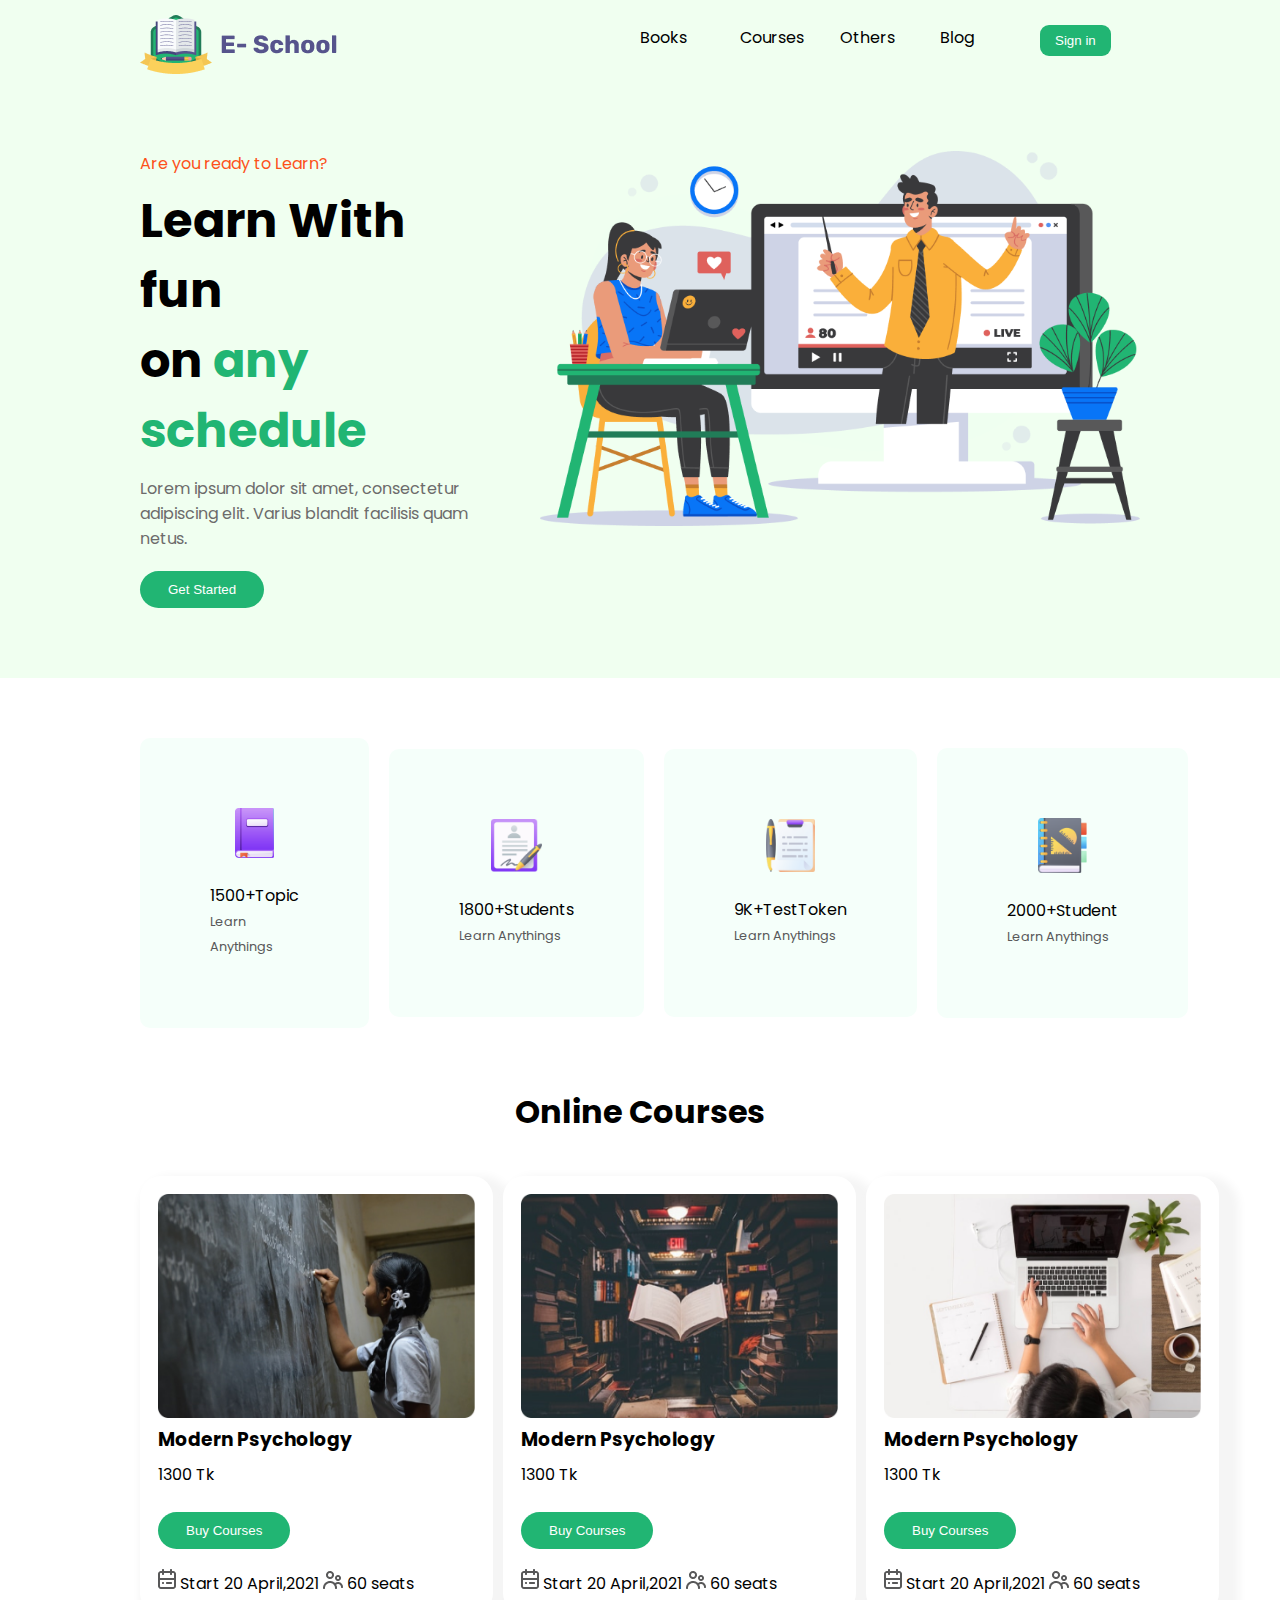
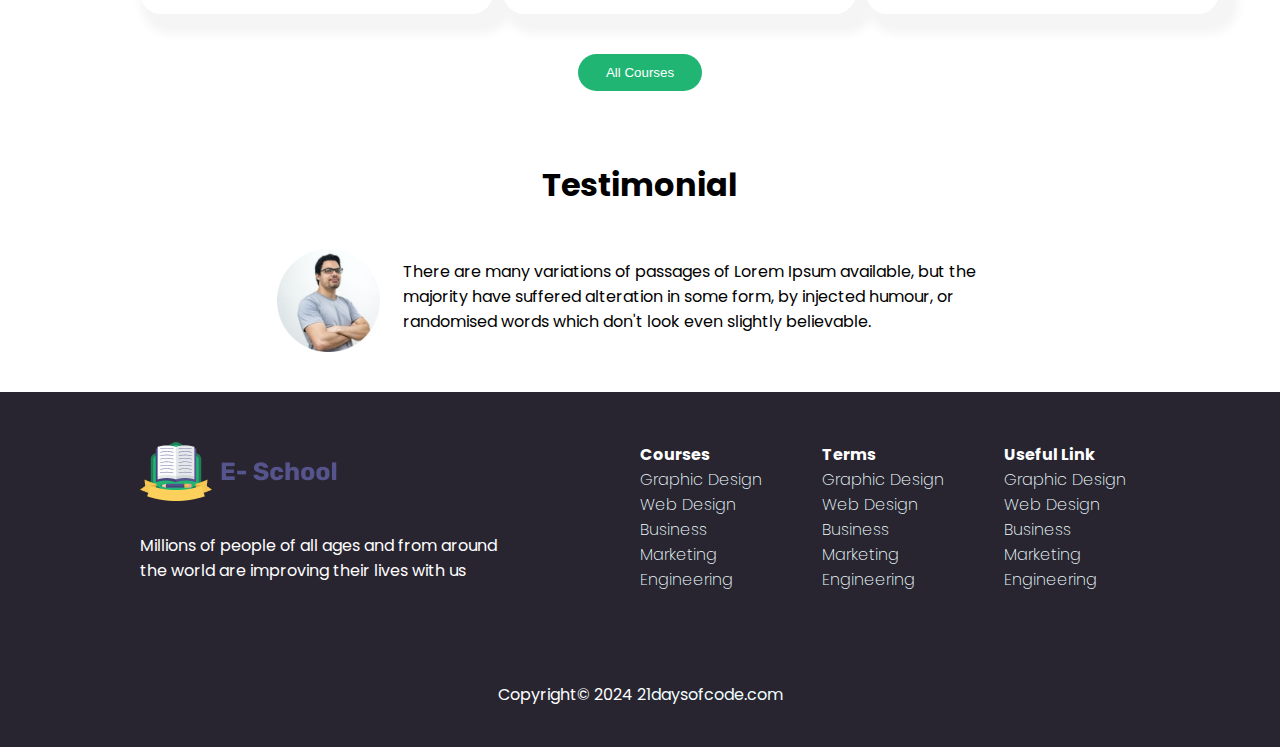
<file: index.html>
<!DOCTYPE html>
<html lang="en">
  <head>
    <meta charset="UTF-8" />
    <meta name="viewport" content="width=device-width, initial-scale=1.0" />

    <link
      href="https://fonts.googleapis.com/css2?family=Poppins:ital,wght@0,100;0,200;0,300;0,400;0,500;0,600;0,700;0,800;0,900;1,100;1,200;1,300;1,400;1,500;1,600;1,700;1,800;1,900&display=swap"
      rel="stylesheet"
    />
    <link rel="stylesheet" href="style.css" />
    <link rel="icon" href="./images/l-icon.png" type="image/x-icon" />

    <title>Home Page</title>
  </head>
  <body>
    <header>
      <div class="container-header">
        <div>
          <img class="logo" src="./images/logo.png" alt="logo" />
        </div>
        <div class="nav-options">
          <ul class="nav-flex">
            <li>Books</li>
            <li>Courses</li>
            <li>Others</li>
            <li>Blog</li>
            <li><button class="nav-btn">Sign in</button></li>
          </ul>
        </div>
      </div>
    </header>
    <!-- Banner Section -->
    <section class="banner">
      <div class="banner-text">
        <span class="banner-span-text">Are you ready to Learn?</span>
        <h1 class="text-h">
          Learn With fun <br />
          on <span class="h-text-color"> any schedule </span>
        </h1>
        <p class="text-left">
          Lorem ipsum dolor sit amet, consectetur adipiscing elit. Varius
          blandit facilisis quam netus.
        </p>
        <button class="btn">Get Started</button>
      </div>
      <div class="banner-right">
        <img class="banner-img" src="./images/Frame.png" alt="Banner-img" />
      </div>
    </section>
    <!-- About  -->
    <section class="about-section">
      <div class="topic">
        <div class="topic-center">
          <img class="topic-img" src="./images/image 1.png" alt="" />
          <br />
          <p class="topic-text">
            1500+Topic <br />
            <span class="topic-font"> Learn Anythings </span>
          </p>
        </div>
      </div>

      <div class="topic">
        <div class="topic-center">
          <img class="topic-img" src="./images/image 4.png" alt="" />
          <br />
          <p class="topic-text">
            1800+Students<br />
            <span class="topic-font"> Learn Anythings </span>
          </p>
        </div>
      </div>

      <div class="topic">
        <div class="topic-center">
          <img class="topic-img" src="./images/image 2.png" alt="" />
          <br />
          <p class="topic-text">
            9K+TestToken <br />

            <span class="topic-font"> Learn Anythings </span>
          </p>
        </div>
      </div>

      <div class="topic">
        <div class="topic-center">
          <img class="topic-img" src="./images/image 3.png" alt="" />
          <br />
          <p class="topic-text">
            2000+Student <br />
            <span class="topic-font"> Learn Anythings </span>
          </p>
        </div>
      </div>
    </section>
    <!-- All Courses Section -->
    <section class="all-courses">
      <h1 class="course-h">Online Courses</h1>

      <div class="course-container">
        <div class="course-item-container">
          <div class="course-item">
            <img
              class="item-img"
              src="./images/Rectangle 6.png"
              alt="item-img"
            />
            <h3>Modern Psychology</h3>
            <p class="topic-padding">1300 Tk</p>
            <br />
            <button class="btn">Buy Courses</button>
            <div class="item-info">
              <img src="./images/Group.png" alt="" />
              <span>Start 20 April,2021</span>
              <img src="./images/icon.png" alt="" />
              <span> 60 seats</span>
            </div>
          </div>

          <div class="course-item">
            <img
              class="item-img"
              src="./images/Rectangle 13.png"
              alt="item-img"
            />
            <h3>Modern Psychology</h3>
            <p class="topic-padding">1300 Tk</p>

            <br />
            <button class="btn">Buy Courses</button>
            <div class="item-info">
              <img src="./images/Group.png" alt="" />
              <span>Start 20 April,2021</span>
              <img src="./images/icon.png" alt="" />
              <span> 60 seats</span>
            </div>
          </div>

          <div class="course-item">
            <img
              class="item-img"
              src="./images/Rectangle 15.png"
              alt="item-img"
            />
            <h3>Modern Psychology</h3>
            <p class="topic-padding">1300 Tk</p>

            <br />
            <button class="btn">Buy Courses</button>
            <div class="item-info">
              <img src="./images/Group.png" alt="" />
              <span>Start 20 April,2021</span>
              <img src="./images/icon.png" alt="" />
              <span> 60 seats</span>
            </div>
          </div>
        </div>
      </div>

      <div class="courses-link">
        <a href="./course/index.html"
          ><button class="btn">All Courses</button></a
        >
      </div>
    </section>

    <!-- Testimonial section -->

    <section class="Testimonial-section">
      <h1 class="course-h">Testimonial</h1>
      <div class="container-tes">
        <img class="img-tes" src="./images/Ellipse 5.png" alt="" />
        <p class="text-test">
          There are many variations of passages of Lorem Ipsum available, but
          the majority have suffered alteration in some form, by injected
          humour, or randomised words which don't look even slightly believable.
        </p>
      </div>
    </section>

    <!-- Footer -->

    <footer>
      <div class="left-part">
        <img src="./images/logo.png" alt="" />
        <p>
          Millions of people of all ages and from around <br />
          the world are improving their lives with us
        </p>
      </div>
      <div class="right-part">
        <div class="footer-item">
          <h4>Courses</h4>
          <ul>
            <li><a href="#">Graphic Design</a></li>
            <li><a href="#">Web Design</a></li>
            <li><a href="#">Business</a></li>
            <li><a href="#">Marketing</a></li>
            <li><a href="#">Engineering</a></li>
          </ul>
        </div>
        <div class="footer-item">
          <h4>Terms</h4>
          <ul>
            <li><a href="#">Graphic Design</a></li>
            <li><a href="#">Web Design</a></li>
            <li><a href="#">Business</a></li>
            <li><a href="#">Marketing</a></li>
            <li><a href="#">Engineering</a></li>
          </ul>
        </div>

        <div class="footer-item">
          <h4>Useful Link</h4>
          <ul>
            <li><a href="#">Graphic Design</a></li>
            <li><a href="#">Web Design</a></li>
            <li><a href="#">Business</a></li>
            <li><a href="#">Marketing</a></li>
            <li><a href="#">Engineering</a></li>
          </ul>
        </div>
      </div>
    </footer>
    <div class="footer-c">
      <p>
        Copyright&copy; 2024
        <a href="https://21daysofcode.com">21daysofcode.com</a>
      </p>
    </div>
    <script src="index.js"></script>
  </body>
</html>
</file>
<file: style.css>
html {
  font-family: "Poppins", sans-serif;
}
* {
  margin: 0;
  padding: 0;
}
header {
  background-color: #f0fff0;
  padding: 0px 140px;
}
.container-header {
  display: grid;
  grid-template-columns: repeat(2, 1fr);
  align-items: center;
}
.logo {
  padding-top: 15px;
  align-items: center;
}
.nav-flex li {
  list-style: none;
}
.nav-flex {
  display: grid;
  grid-template-columns: repeat(5, 1fr);
}

.nav-btn {
  padding: 8px 15px;
  background-color: #21b573;
  color: white;
  border-radius: 9px;
  border-style: none;
}

/* for nav responsive */

@media screen and (max-width: 1024px) {
}
@media screen and (max-width: 768px) {
}

/* Banner Css */

.banner {
  background-color: #f0fff0;
  padding: 70px 140px;
  display: flex;
  gap: 50px;
}
.banner-img {
  width: 600px;
}
.banner-span-text {
  color: #fd511a;
}
.text-h {
  padding-top: 10px;
  font-size: 48px;
  font-weight: 700;
  line-height: 70px;
}
.h-text-color {
  color: #21b573;
}
.text-left {
  padding-top: 10px;
  color: #6c6b6b;
  padding-bottom: 20px;
}
.btn {
  padding: 11px 28px;
  border-radius: 20px;
  background-color: #21b573;
  border-style: none;
  color: white;
}

/* 

second Section

*/
.about-section {
  padding: 60px 140px;
  display: grid;
  grid-template-columns: repeat(4, 1fr);
  gap: 20px;
  align-items: center;
}
.topic {
  background-color: #f5fffa;

  border-radius: 10px;
}
.topic-center {
  padding: 70px;
}
.topic-img {
  width: 44%;

  display: block;
  margin: 0 auto;
  max-width: 100%;
  max-height: 100%;
  font-weight: 700;
  font-size: 1.5rem;
}
.topic-font {
  font-size: 0.8rem;
  font-weight: 400;
  color: #585859;
}

/* 
All Courses
 */
.course-h {
  text-align: center;
  padding-bottom: 40px;
}

.course-container {
  padding: 0px 140px;
  background-color: #ffffff;
  padding-bottom: 40px;
}
.item-img {
  width: 317px;
}

.course-item-container {
  display: grid;
  grid-template-columns: repeat(3, 1fr);
  border-radius: 15px;
  gap: 10px;
}

.course-item {
  padding: 18px;
  background-color: #ffffff;

  border-radius: 21px;
  display: block;
  margin: 0 auto;
  box-shadow: 10px 10px 10px 10px whitesmoke;
}
.item-info {
  display: inline-block;

  padding-top: 20px;
}
.topic-padding {
  padding-top: 8px;
}

/* Courses LInk */
.courses-link {
  text-align: center;
  padding-bottom: 70px;
}

/* Testimonial Section */
.img-tes {
  width: 8%;
}
.text-test {
  width: 600px;
  text-align: left;
  padding-top: 10px;
  padding-left: 23px;
}
.container-tes {
  display: flex;
  justify-content: center;
  text-align: center;
  padding-bottom: 40px;
}

/* Footer */
footer {
  background-color: #282531;
  color: #ffffff;
  padding: 50px 140px;
  display: flex;
  /* flex-direction: row !important; */
}

.left-part {
  width: 50%;
}
.left-part p {
  text-align: left;
  padding-top: 25px;
}

.right-part {
  display: grid;
  grid-template-columns: auto auto auto;
  gap: 60px;
}
.footer-item ul li {
  list-style: none;
}
.footer-item ul li a {
  color: azure;
  text-decoration: none;
  font-weight: 200;
}

/* footer-c */
.footer-c {
  background-color: #282531;
  color: #ffffff;
  padding: 40px 140px;
  text-align: center;
}
.footer-c p a {
  color: azure;
  text-decoration: none;
}
</file>
